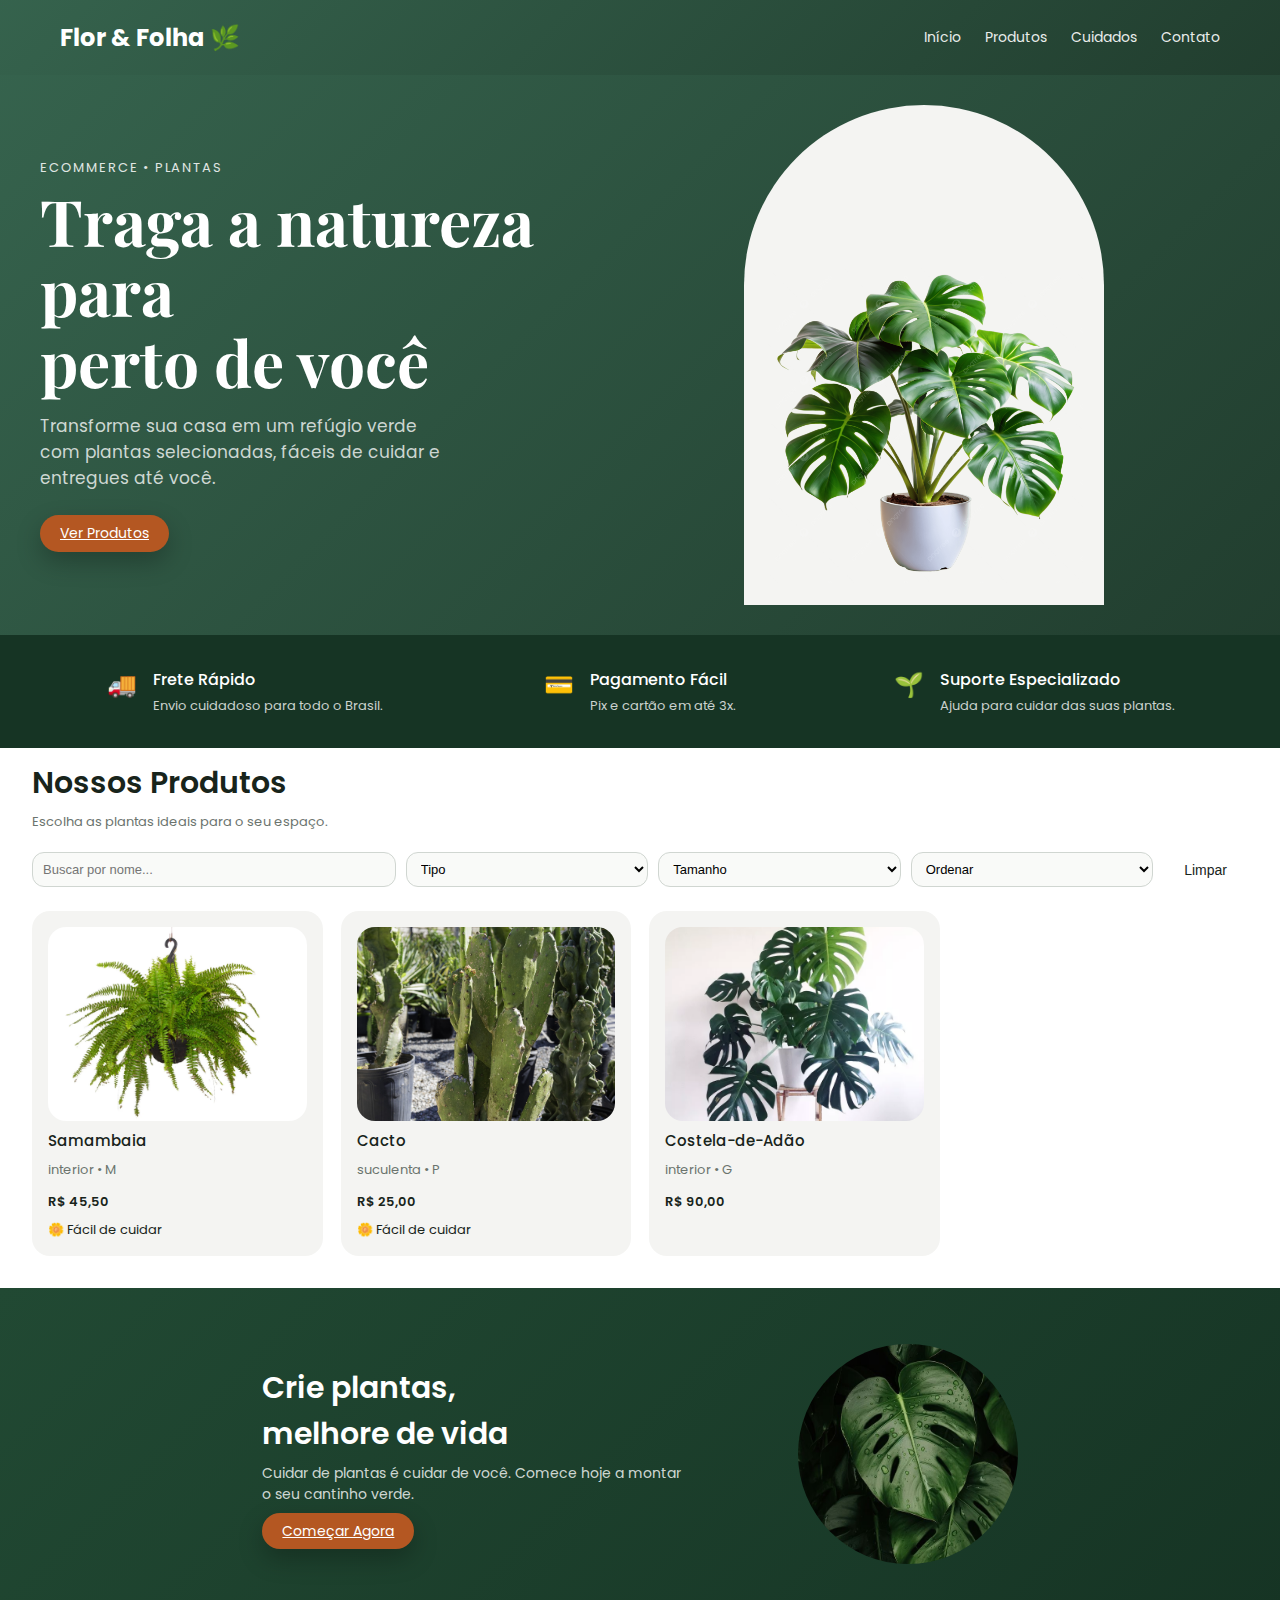
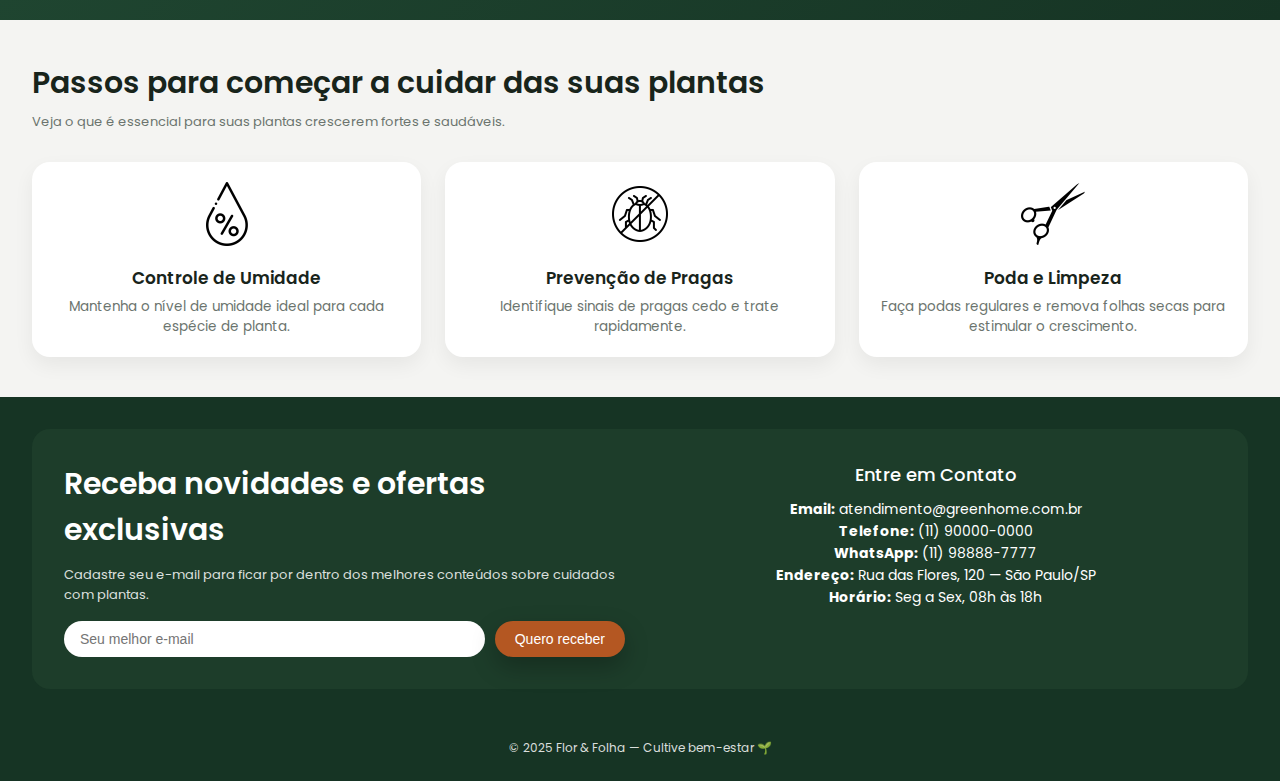
<file: index.html>
<!DOCTYPE html>
<html lang="pt-BR">
<head>
  <meta charset="UTF-8">
  <title> Flor & Folha — Plantas</title>
  
  <!-- Google Fonts -->
  <link href="https://fonts.googleapis.com/css2?family=Playfair+Display:wght@600;700&family=Poppins:wght@400;500;600&display=swap" rel="stylesheet">

  <link rel="stylesheet" href="style.css">
</head>

<body>

  <!-- ====================== HEADER ====================== -->
  <header class="header">
    <div class="header-inner">
      <div class="logo">Flor & Folha 🌿 </div>

      <nav class="navbar">
        <ul>
          <li><a href="#inicio">Início</a></li>
          <li><a href="#produtos">Produtos</a></li>
          <li><a href="#cuidados">Cuidados</a></li>
          <li><a href="#contato">Contato</a></li>
        </ul>
      </nav>
    </div>
  </header>

  <!-- ====================== HERO ====================== -->
  <main id="inicio">

    <section class="hero">
      <div class="hero-text">
        <p class="hero-tag">Ecommerce • Plantas</p>
        <h1>Traga a natureza para<br>perto de você</h1>
        <p class="hero-sub">
          Transforme sua casa em um refúgio verde com plantas selecionadas,
          fáceis de cuidar e entregues até você.
        </p>

        <div class="hero-actions">
          <a href="#produtos" class="btn btn-primary">Ver Produtos</a>
        </div>
      </div>

      <div class="hero-visual">
        <div class="hero-arch">
          <img src="img/hero_plant.png" alt="Planta hero" class="hero-img">
        </div>
      </div>

    </section>

    <!-- ====================== FEATURES ====================== -->
    <section class="features">
      <div class="feature-item">
        <span class="feature-icon">🚚</span>
        <div>
          <h3>Frete Rápido</h3>
          <p>Envio cuidadoso para todo o Brasil.</p>
        </div>
      </div>

      <div class="feature-item">
        <span class="feature-icon">💳</span>
        <div>
          <h3>Pagamento Fácil</h3>
          <p>Pix e cartão em até 3x.</p>
        </div>
      </div>

      <div class="feature-item">
        <span class="feature-icon">🌱</span>
        <div>
          <h3>Suporte Especializado</h3>
          <p>Ajuda para cuidar das suas plantas.</p>
        </div>
      </div>
    </section>

    <!-- ====================== PRODUTOS + FILTROS ====================== -->
  
    <section id="produtos" class="produtos">

      <!-- Título da seção -->
      <div class="section-header">
        <h2>Nossos Produtos</h2>
        <p>Escolha as plantas ideais para o seu espaço.</p>
      </div>

      <!-- Filtros -->
      <div class="store-filters">

        <!-- Controles de filtro -->
        <div class="store-controls">

          <input
            type="text"
            id="filtroNome"
            placeholder="Buscar por nome..."
          >

          <select id="filtroTipo">
            <option value="">Tipo</option>
            <option value="interior">Interior</option>
            <option value="exterior">Exterior</option>
            <option value="suculenta">Suculenta</option>
          </select>

          <select id="filtroTamanho">
            <option value="">Tamanho</option>
            <option value="P">P</option>
            <option value="M">M</option>
            <option value="G">G</option>
          </select>

          <select id="ordenar">
            <option value="">Ordenar</option>
            <option value="precoMenor">Preço: menor → maior</option>
            <option value="precoMaior">Preço: maior → menor</option>
            <option value="facilidade">Facilidade de cuidado</option>
          </select>

          <button id="limpar" type="button" class="btn btn-ghost">
            Limpar
          </button>

        </div> 

      </div> 

      <!-- Lista dinâmica de produtos -->
      <div id="lista-plantas" class="produtos-grid">
      </div> 

    </section>

    <!-- ====================== BANNER ====================== -->
    <section class="banner-meio">
      <div class="banner-inner">
        
        <div class="banner-content">
          <h2>Crie plantas, <br>melhore de vida</h2>
          <p>
            Cuidar de plantas é cuidar de você. Comece hoje a montar o seu
            cantinho verde.
          </p>
          <a href="#produtos" class="btn btn-primary">Começar Agora</a>
        </div>

        <div class="banner-img-wrapper">
          <img src="img/banner.jpg" alt="Planta Banner" class="banner-img">
        </div>

      </div>
    </section>

    <!-- ====================== STEPS ====================== -->
    <section id="cuidados" class="steps">
      <div class="section-header">
        <h2>Passos para começar a cuidar das suas plantas</h2>
        <p>Veja o que é essencial para suas plantas crescerem fortes e saudáveis.</p>
      </div>

      <div class="steps-grid">
        <article class="step-card">
          <img src="img/icon-umidade.png" alt="Ícone controle de umidade" class="step-icon">
          <h3>Controle de Umidade</h3>
          <p>Mantenha o nível de umidade ideal para cada espécie de planta.</p>
        </article>

        <article class="step-card">
          <img src="img/icon-pragas.png" alt="Ícone prevenção de pragas" class="step-icon">
          <h3>Prevenção de Pragas</h3>
          <p>Identifique sinais de pragas cedo e trate rapidamente.</p>
        </article>

        <article class="step-card">
          <img src="img/icon-poda.png" alt="Ícone poda e limpeza" class="step-icon">
          <h3>Poda e Limpeza</h3>
          <p>Faça podas regulares e remova folhas secas para estimular o crescimento.</p>
        </article>
      </div>

    </section>

    <!-- ====================== NEWSLETTER / CONTATO ====================== -->
    <section id="contato" class="newsletter">
      <div class="newsletter-inner">

        <!-- BLOCO ESQUERDO — FORMULÁRIO -->
        <div class="newsletter-form-area">
          <h2>Receba novidades e ofertas exclusivas</h2>
          <p>Cadastre seu e-mail para ficar por dentro dos melhores conteúdos sobre cuidados com plantas.</p>

          <form class="newsletter-form">
            <input type="email" placeholder="Seu melhor e-mail" required>
            <button type="submit" class="btn btn-primary">Quero receber</button>
          </form>
        </div>

        <!-- BLOCO DIREITO — CONTATOS -->
        <div class="contact-box">
          <h3>Entre em Contato</h3>

          <ul>
            <li><strong>Email:</strong> atendimento@greenhome.com.br</li>
            <li><strong>Telefone:</strong> (11) 90000-0000</li>
            <li><strong>WhatsApp:</strong> (11) 98888-7777</li>
            <li><strong>Endereço:</strong> Rua das Flores, 120 — São Paulo/SP</li>
            <li><strong>Horário:</strong> Seg a Sex, 08h às 18h</li>
          </ul>
        </div>

      </div>
    </section>

  </main>

  <!-- ====================== FOOTER ====================== -->
  <footer class="footer">
    <p>© 2025 Flor & Folha — Cultive bem-estar 🌱</p>
  </footer>


  <!-- Seu JS de filtros / lista -->
  <script src="script.js"></script>
</body>
</html>
</file>
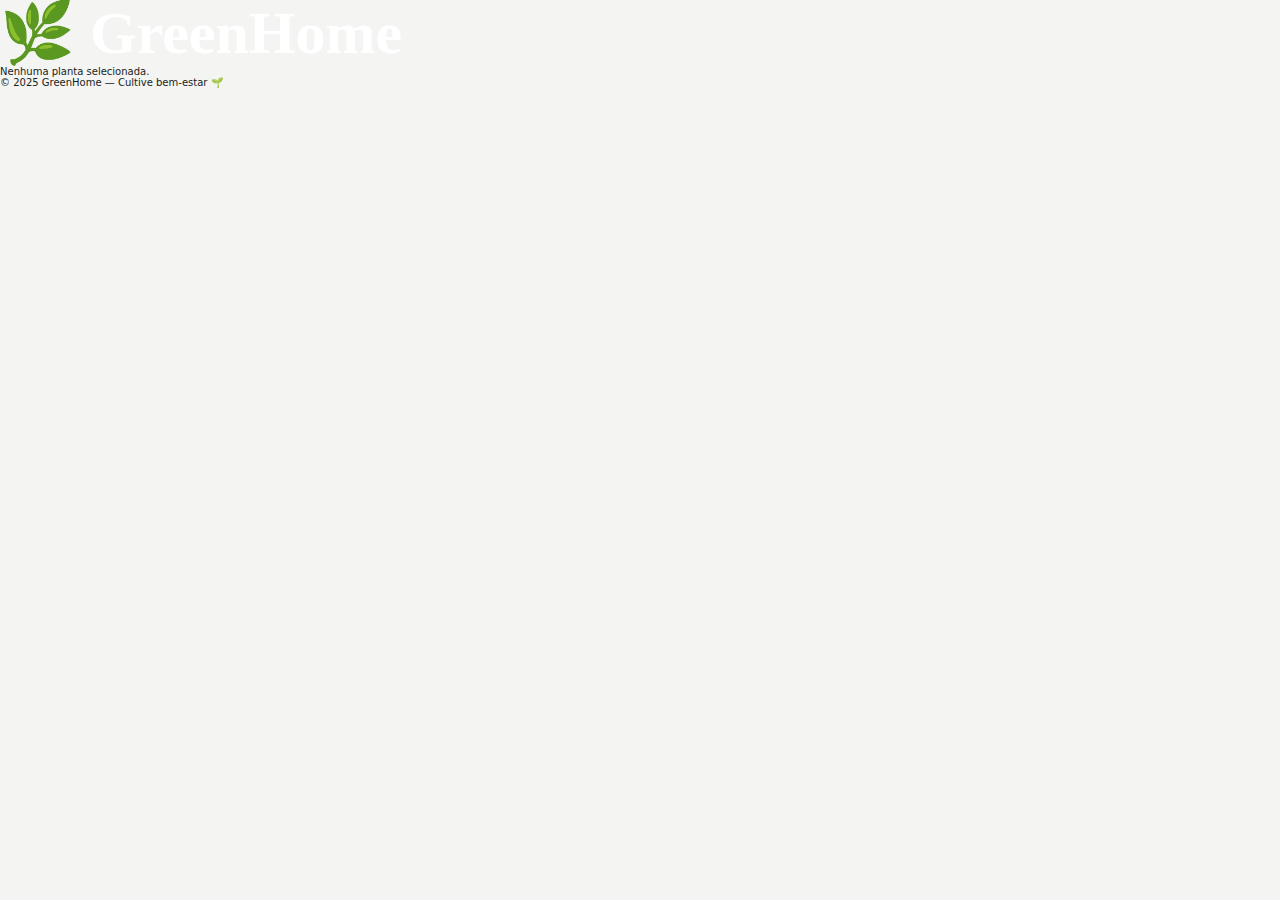
<file: plantaDetalhes.html>
<!DOCTYPE html>
<html lang="pt-BR">
<head>
  <meta charset="UTF-8">
  <title>Detalhes da Planta 🌿</title>
  <link rel="stylesheet" href="style.css">
</head>

<body>
  <header>
    <h1>🌿 GreenHome</h1>
  </header>

  <main id="detalhes-container">
    <div class="planta-detalhe">
      <img id="fotoPlanta" src="" alt="Planta">
      <div class="info-detalhes">
        <h2 id="nomePlanta"></h2>
        <p><strong>Tipo:</strong> <span id="tipoPlanta"></span></p>
        <p><strong>Tamanho:</strong> <span id="tamanhoPlanta"></span></p>
        <p><strong>Preço:</strong> R$ <span id="precoPlanta"></span></p>
        <p><strong>Cuidados:</strong> <span id="cuidadosPlanta"></span></p>
        <p id="facilPlanta"></p>
        <button onclick="voltar()">⬅ Voltar</button>
      </div>
    </div>
  </main>

  <footer>
    <p>© 2025 GreenHome — Cultive bem-estar 🌱</p>
  </footer>

  <script src="scriptDetalhes.js"></script>
</body>
</html>
</file>
<file: style.css>
/* =================== RESET BÁSICO =================== */
*,
*::before,
*::after {
  box-sizing: border-box;
  margin: 0;
  padding: 0;
}

html {
  font-size: 62.5%;
}

body {
  font-family: "Poppins", system-ui, sans-serif;
  background: var(--card-bg);
  color: var(--text-main);
}

/* =================== CORES =================== */
:root {
  --orange-bg: #b45722;
  --green-dark: #163424;
  --green: #20553a;
  --green-soft: #e3f0e4;
  --card-bg: #f4f4f2;
  --white: #ffffff;
  --text-main: #18241b;
  --text-muted: #6b746e;
  --radius-lg: 1.8rem;
  --radius-md: 1.2rem;
  --radius-sm: 0.8rem;
}

/* =================== TÍTULOS =================== */

h1, h2, h3 {
  margin: 0;
  padding: 0;
  color: var(--text-main);
}

h1 {
  font-family: "Playfair Display", serif;
  font-size: 6rem;
  line-height: 1.1;
  font-weight: 700;
  color: var(--white);
}

h2 {
  font-family: "Poppins", sans-serif;
  font-size: 3rem;
  font-weight: 600;
  color: var(--text-main);
  margin-bottom: 1.2rem;
}

h3 {
  font-family: "Poppins", sans-serif;
  font-size: 1.8rem;
  font-weight: 500;
  color: var(--text-main);
}


/* =================== HEADER =================== */
.header {
  width: 100%;
  background: linear-gradient(
      135deg,
      rgba(20,73,48,0.85),
      rgba(22,52,36,0.95)
  );
  color: var(--white);
  position: relative;
  z-index: 10;
}

.header-inner {
  display: flex;
  justify-content: space-between;
  align-items: center;
  padding: 2rem 6rem;
}

.logo {
  font-size: 2.4rem;
  font-weight: 700;
}

.navbar ul {
  display: flex;
  gap: 2.4rem;
  list-style: none;
}

.navbar a {
  color: var(--white);
  text-decoration: none;
  font-size: 1.4rem;
  opacity: .9;
}

.navbar a:hover {
  opacity: 1;
}

/* =================== HERO =================== */
.hero {
  display: grid;
  grid-template-columns: 0.9fr 1fr;
  padding: 3rem 4rem;
  background: linear-gradient(
      135deg,
      rgba(20, 73, 48, 0.85),
      rgba(22, 52, 36, 0.95)
    ),
    url("data:image/svg+xml,%3Csvg xmlns='http://www.w3.org/2000/svg'%3E%3C/svg%3E")
    no-repeat center/cover;
  color: var(--white);
  align-items: center;
}

.hero-text {
  max-width: 600px;
  margin-left: auto;
  display: flex;
  flex-direction: column;
  justify-content: center;
}

.hero-tag {
  font-size: 1.3rem;
  opacity: .85;
  margin-bottom: .8rem;
  text-transform: uppercase;
  letter-spacing: .14em;
}

.hero-text h1 {
  font-size: 6.4rem;
  line-height: 1.1;
  margin-bottom: 1.6rem;
  color: var(--white);
}

.hero-sub {
  font-size: 1.7rem;
  max-width: 40rem;
  opacity: .88;
  color: rgba(255,255,255,0.88);
}

.hero-actions {
  margin-top: 2.4rem;
  display: flex;
  gap: 1.6rem;
}

.hero-visual {
  display: flex;
  justify-content: center;
  margin-top: 0;
}

.hero-arch {
  width: 360px;
  height: 500px;
  background: #f4f4f2;
  border-top-left-radius: 240px;
  border-top-right-radius: 240px;
  overflow: hidden;
  display: flex;
  justify-content: center;
  align-items: flex-end;
  padding-bottom: 2.2rem;
}

.hero-img {
  width: 88%;
  height: auto;
  object-fit: contain;
  object-position: bottom;
  display: block;
}

/* =================== BOTÕES =================== */
.btn {
  border-radius: 999px;
  padding: .8rem 2rem;
  font-size: 1.4rem;
  cursor: pointer;
  border: none;
  transition: transform 0.1s ease, box-shadow 0.1s ease, opacity 0.15s;
}

.btn-primary {
  background: var(--orange-bg);
  color: #fff;
  box-shadow: 0 10px 25px rgba(0, 0, 0, 0.25);
}

.btn-primary:hover {
  transform: translateY(-1px);
  box-shadow: 0 14px 28px rgba(0, 0, 0, 0.3);
}

.btn-ghost {
  background: transparent;
  color: inherit;
  border: 1px solid rgba(255, 255, 255, 0.4);
}

.btn-ghost:hover {
  opacity: 0.9;
}

.btn-small {
  padding: 0.6rem 1.4rem;
  font-size: 1.2rem;
}

/* =================== FEATURES =================== */
.features {
  background: var(--green-dark);
  color: var(--white);
  display: grid;
  grid-template-columns: repeat(3, 1fr);
  gap: 2.4rem;
  padding: 3.2rem 6rem;
}

.feature-item {
  display: flex;
  gap: 1.6rem;
  align-items: flex-start;
  font-size: 1.3rem;
  justify-content: center;
}

.feature-icon {
  font-size: 2.4rem;
}

.feature-item h3 {
  font-size: 1.6rem;
  margin-bottom: 0.4rem;
  color: #ffffff;
}

.feature-item p {
  color: rgba(255, 255, 255, 0.78);
}

/* =================== PRODUTOS =================== */
.produtos {
  padding: 1.2rem 3.2rem 3.2rem;
  background: var(--white);
}

.section-header {
  margin-bottom: 2rem;
}

.section-header h2 {
  margin-bottom: 0.6rem;
}

.section-header p {
  font-size: 1.3rem;
  color: var(--text-muted);
}

/* Filtros */
.store-filters {
  display: flex;
  flex-direction: column;
  gap: 1.6rem;
  margin-bottom: 2.4rem;
}

.store-controls {
  display: grid;
  grid-template-columns: 1.5fr repeat(3, 1fr) auto;
  gap: 1rem;
}

.store-controls input,
.store-controls select {
  border-radius: var(--radius-md);
  border: 1px solid #d0d6d1;
  padding: 0.8rem 1rem;
  font-size: 1.3rem;
  background: #f9faf8;
}

.store-controls input:focus,
.store-controls select:focus {
  outline: 2px solid var(--green);
  outline-offset: 0;
}

/* Grid de produtos */
.produtos-grid {
  display: grid;
  grid-template-columns: repeat(4, minmax(0, 1fr));
  gap: 1.8rem;
}

/* Card do produto */
.produto-card {
  background: var(--card-bg);
  border-radius: var(--radius-lg);
  padding: 1.6rem;
  display: flex;
  flex-direction: column;
  gap: 0.8rem;
  font-size: 1.3rem;
}

.produto-img-wrapper {
  width: 100%;
  aspect-ratio: 4 / 3;
  border-radius: var(--radius-lg);
  overflow: hidden;
  background: #e3f0e4;
  display: flex;
  align-items: center;
  justify-content: center;
}

.produto-img {
  width: 100%;
  height: 100%;
  object-fit: cover;
}

.produto-card h3 {
  font-size: 1.5rem;
}

.produto-tag {
  color: var(--text-muted);
}

.produto-preco {
  font-weight: 600;
  margin-top: 0.4rem;
}

/* =================== BANNER MEIO =================== */
.banner-meio {
  background: linear-gradient(135deg, #214933, #163424);
  color: var(--white);
  padding: 3.2rem;
}

.banner-inner {
  border-radius: var(--radius-lg);
  padding: 2.4rem 3.2rem;
  display: flex;
  align-items: center;
  justify-content: center;
  gap: 10%;
}

.banner-content {
  max-width: 420px;
}

.banner-inner h2 {
  /* usa h2 global, só ajusto margem */
  margin-bottom: 0.6rem;
  color: #ffffff;
}

.banner-inner p {
  font-size: 1.4rem;
  color: rgba(255, 255, 255, 0.8);
  margin-bottom: 1.6rem;
}

.banner-img-wrapper {
  width: 220px;
  height: 220px;
  border-radius: 50%;
  overflow: hidden;
  flex-shrink: 0;
}

.banner-img {
  width: 100%;
  height: 100%;
  object-fit: cover;
  display: block;
}

/* =================== STEPS =================== */
.steps {
  padding: 4rem 3.2rem;
  background: var(--card-bg);
}

.steps .section-header h2 {
  color: var(--text-main);
}

/* GRID SUPERIOR - 3 STEPS */
.steps-grid {
  display: grid;
  grid-template-columns: repeat(3, 1fr);
  gap: 2.4rem;
  margin-top: 3rem;
}

/* CARD DO STEP */
.step-card {
  background: var(--white);
  border-radius: var(--radius-lg);
  padding: 2rem;
  text-align: center;
  box-shadow: 0 8px 20px rgba(0,0,0,0.06);
  transition: transform .2s ease;
}

.step-card:hover {
  transform: translateY(-4px);
}

/* ÍCONE DO STEP */
.step-icon {
  width: 64px;
  height: 64px;
  object-fit: contain;
  margin-bottom: 1.4rem;
}

.step-card h3 {
  font-size: 1.7rem;
  margin-bottom: 0.6rem;
  font-weight: 600;
}

.step-card p {
  font-size: 1.35rem;
  color: var(--text-muted);
}

/* GRID INFERIOR */
.steps-bottom {
  display: grid;
  grid-template-columns: 1.3fr 1fr;
  gap: 3rem;
  margin-top: 4rem;
  align-items: center;
}

.steps-img {
  width: 100%;
  border-radius: var(--radius-lg);
  object-fit: cover;
}

.steps-cta p {
  font-size: 1.5rem;
  margin-bottom: 1.4rem;
}

/* =================== NEWSLETTER & CONTATOS =================== */
.newsletter {
  padding: 3.2rem;
  background: var(--green-dark);
  color: var(--white);
}

.newsletter-inner {
  border-radius: var(--radius-lg);
  background: #1d3d2a;
  padding: 3.2rem;
  display: grid;
  grid-template-columns: 1fr 1fr;
  gap: 3rem;
  align-items: start;
}

/* FORMULÁRIO */
.newsletter-form-area h2 {
  color: #ffffff;
}

.newsletter-form-area p {
  font-size: 1.3rem;
  color: rgba(255, 255, 255, 0.85);
  margin-bottom: 1.6rem;
}

.newsletter-form {
  display: flex;
  gap: 1rem;
  flex-wrap: wrap;
}

.newsletter-form input {
  flex: 1;
  min-width: 240px;
  border-radius: 999px;
  border: none;
  padding: 1rem 1.6rem;
  font-size: 1.4rem;
}

.newsletter-form button {
  white-space: nowrap;
}

/* CONTATOS */
.contact-box {
  text-align: center;
}

.contact-box h3 {
  color: #ffffff;
  font-size: 1.8rem;
  margin-bottom: 1rem;
}

.contact-box ul {
  list-style: none;
  font-size: 1.4rem;
  line-height: 2.2rem;
}

.contact-box li strong {
  color: #ffffff;
}

/* =================== FOOTER =================== */
.footer {
  padding: 1.8rem 3.2rem 2.4rem;
  background: var(--green-dark);
  color: rgba(255, 255, 255, 0.85);
  font-size: 1.2rem;
  text-align: center;
}

/* =================== PLACEHOLDERS =================== */
.img-placeholder {
  border-radius: var(--radius-md);
  background: var(--green-soft);
  border: 1px dashed #9fb5a3;
  display: flex;
  align-items: center;
  justify-content: center;
  color: var(--text-muted);
  font-size: 1.2rem;
}

.img-placeholder.small {
  height: 90px;
}

.img-placeholder.large {
  height: 180px;
}

.img-placeholder.square {
  aspect-ratio: 1 / 1;
}

.img-placeholder.circle {
  border-radius: 50%;
  height: 140px;
  width: 140px;
}

/* =================== RESPONSIVO =================== */
@media (max-width: 960px) {
  .hero {
    grid-template-columns: 1fr;
  }

  .hero-visual {
    order: -1;
  }

  .features {
    grid-template-columns: 1fr;
    padding: 3.2rem;
  }

  .categorias {
    grid-template-columns: repeat(2, minmax(0, 1fr));
  }

  .produtos-grid {
    grid-template-columns: repeat(2, minmax(0, 1fr));
  }

  .banner-inner {
    flex-direction: column;
    text-align: center;
  }

  .steps-grid {
    grid-template-columns: 1fr 1fr;
  }

  .steps-bottom {
    grid-template-columns: 1fr;
  }

  .insta-grid {
    grid-template-columns: repeat(2, minmax(0, 1fr));
  }

  .store-controls {
    grid-template-columns: 1fr 1fr;
  }

  .newsletter-inner {
    grid-template-columns: 1fr;
  }
}

@media (max-width: 640px) {
  .header-inner {
    flex-direction: column;
    gap: 1.2rem;
    padding: 1.6rem 2.4rem;
  }

  .navbar ul {
    gap: 1.4rem;
  }

  .hero {
    padding: 2.4rem;
  }

  .categorias {
    grid-template-columns: 1fr;
  }

  .produtos-grid {
    grid-template-columns: 1fr;
  }

  .insta-grid {
    grid-template-columns: 1fr 1fr;
  }

  .newsletter-inner {
    padding: 2rem;
  }

  .store-controls {
    grid-template-columns: 1fr;
  }
}
</file>
